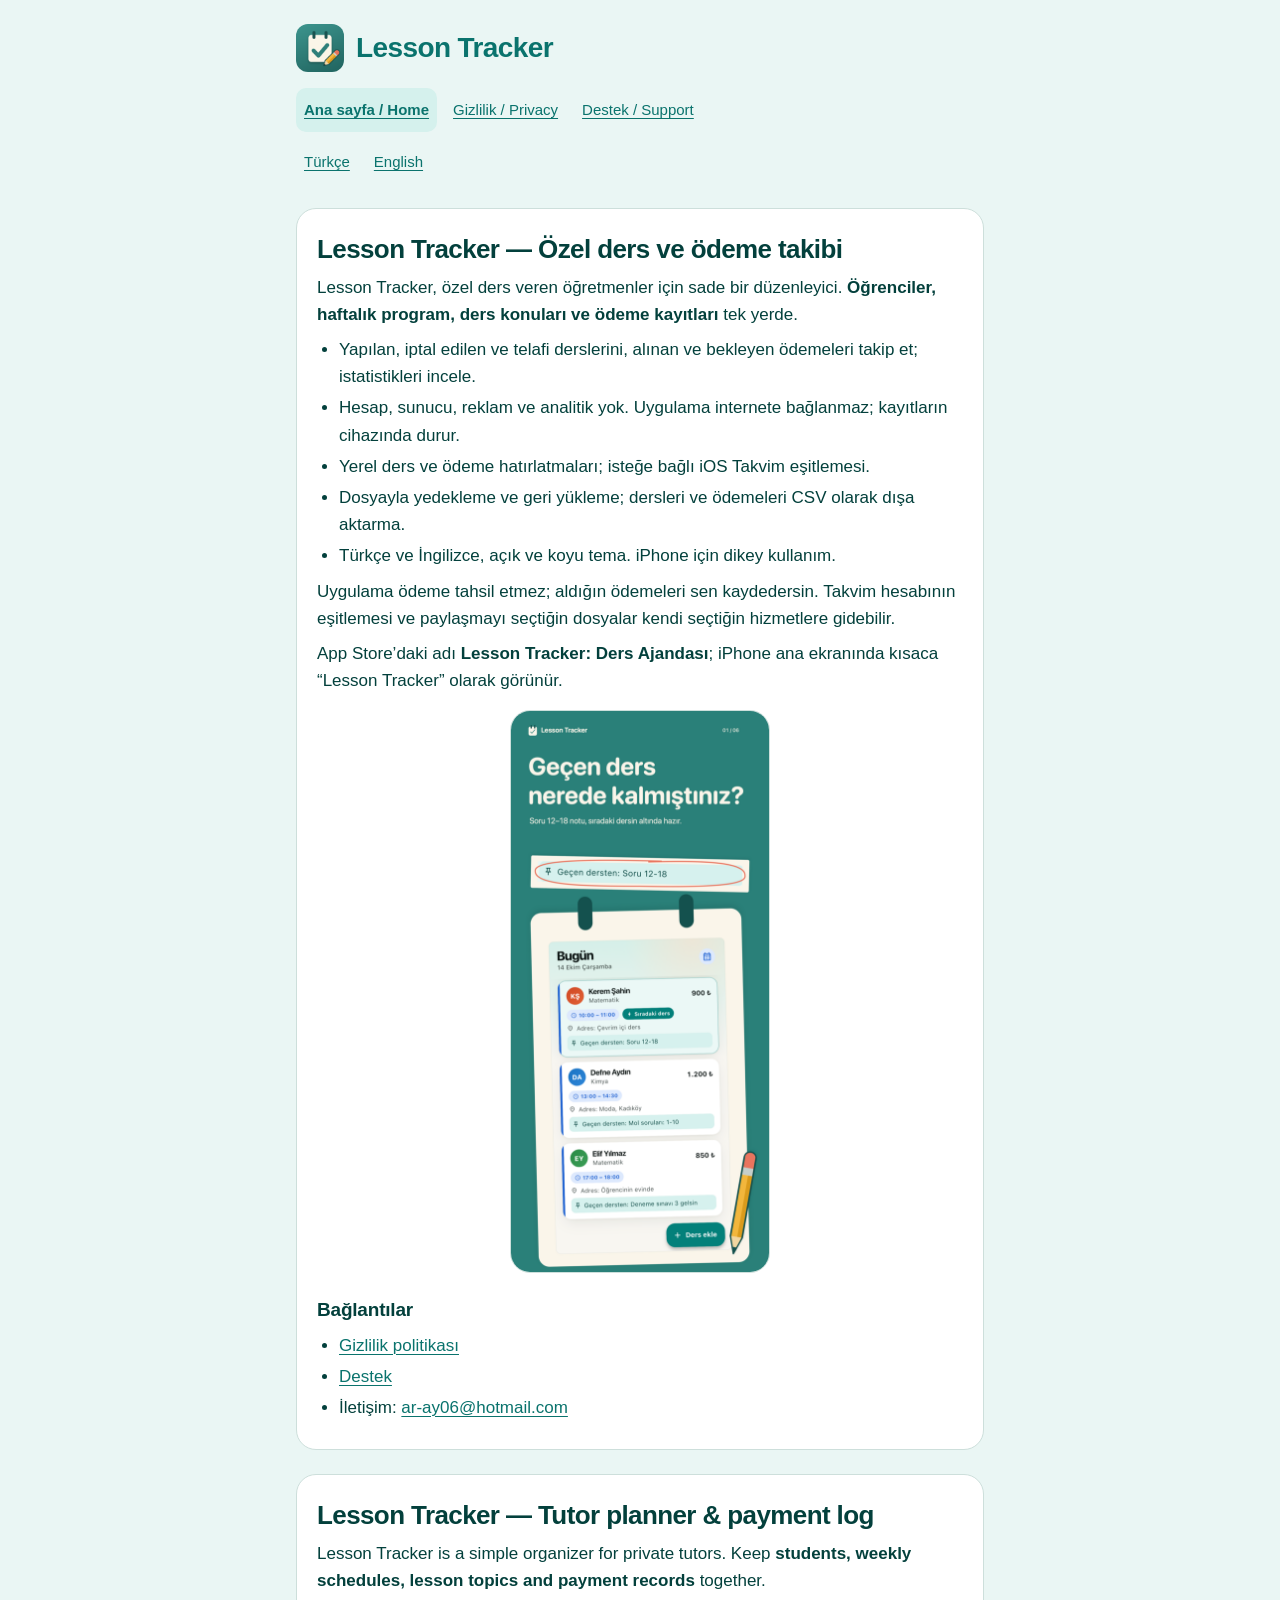
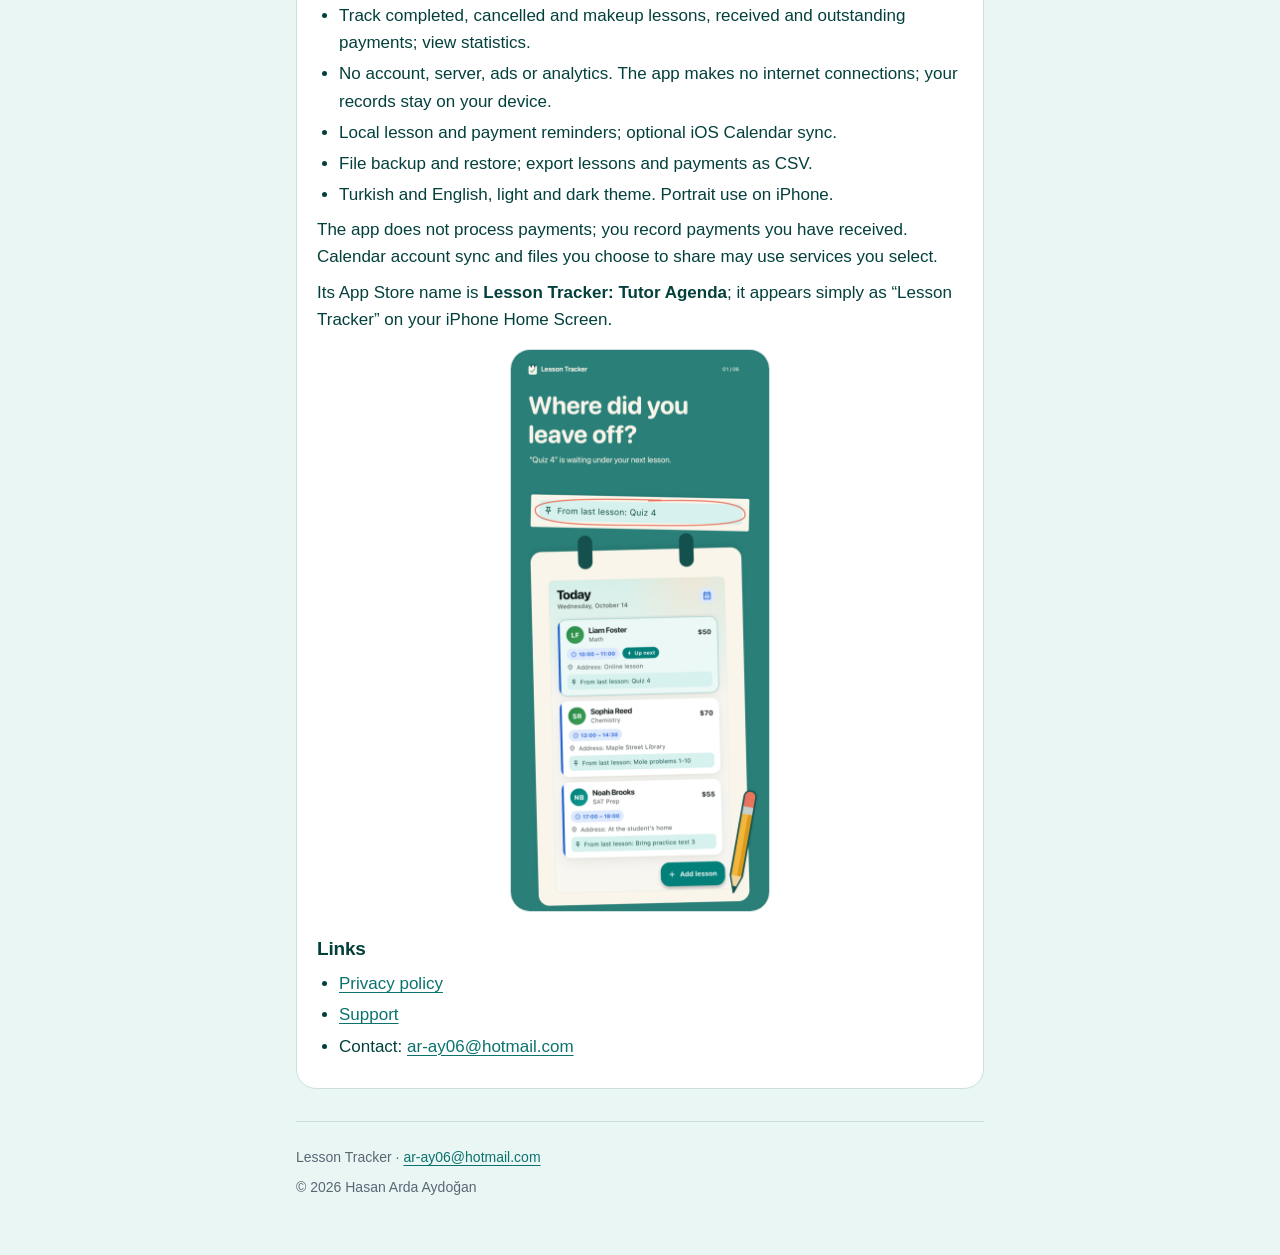
<file: index.html>
<!doctype html>
<html lang="tr">
<head>
<meta charset="utf-8">
<meta name="viewport" content="width=device-width, initial-scale=1">
<title>Özel ders ve ödeme takibi / Tutor planner — Lesson Tracker</title>
<meta name="description" content="Lesson Tracker: öğrenciler, dersler ve ödemeler, cihazında. Students, lessons and payments, on your device.">
<link rel="stylesheet" href="style.css?v=20261102b">
<link rel="icon" type="image/png" sizes="32x32" href="favicon.png?v=20261102b">
<link rel="apple-touch-icon" sizes="180x180" href="apple-touch-icon.png?v=20261102b">
</head>
<body>
<main>
<header class="site">
<a class="brand" href="index.html"><img class="brand-icon" src="app-icon.png?v=20261102b" alt="" width="48" height="48">Lesson Tracker</a>
<nav class="pages" aria-label="Sayfalar / Pages">
<a href="index.html" aria-current="page">Ana sayfa / Home</a><a href="privacy.html">Gizlilik / Privacy</a><a href="support.html">Destek / Support</a>
</nav>
<nav class="langs" aria-label="Dil / Language">
<a href="#tr" hreflang="tr">Türkçe</a><a href="#en" hreflang="en">English</a>
</nav>
</header>
<section class="lang" id="tr" lang="tr">
<h1>Lesson Tracker — Özel ders ve ödeme takibi</h1>
<p>Lesson Tracker, özel ders veren öğretmenler için sade bir düzenleyici. <strong>Öğrenciler, haftalık program, ders konuları ve ödeme kayıtları</strong> tek yerde.</p>
<ul>
<li>Yapılan, iptal edilen ve telafi derslerini, alınan ve bekleyen ödemeleri takip et; istatistikleri incele.</li>
<li>Hesap, sunucu, reklam ve analitik yok. Uygulama internete bağlanmaz; kayıtların cihazında durur.</li>
<li>Yerel ders ve ödeme hatırlatmaları; isteğe bağlı iOS Takvim eşitlemesi.</li>
<li>Dosyayla yedekleme ve geri yükleme; dersleri ve ödemeleri CSV olarak dışa aktarma.</li>
<li>Türkçe ve İngilizce, açık ve koyu tema. iPhone için dikey kullanım.</li>
</ul>
<p>Uygulama ödeme tahsil etmez; aldığın ödemeleri sen kaydedersin. Takvim hesabının eşitlemesi ve paylaşmayı seçtiğin dosyalar kendi seçtiğin hizmetlere gidebilir.</p>
<p>App Store’daki adı <strong>Lesson Tracker: Ders Ajandası</strong>; iPhone ana ekranında kısaca “Lesson Tracker” olarak görünür.</p>
<img class="screenshot" src="ekran-goruntusu.png" alt="Lesson Tracker’ın Bugün ekranı: günün dersleri, her dersin altında “Geçen dersten” notu" width="260" height="565">
<h2>Bağlantılar</h2>
<ul>
<li><a href="privacy.html#tr">Gizlilik politikası</a></li>
<li><a href="support.html#tr">Destek</a></li>
<li>İletişim: <a href="mailto:ar-ay06@hotmail.com">ar-ay06@hotmail.com</a></li>
</ul>
</section>
<section class="lang" id="en" lang="en">
<h1>Lesson Tracker — Tutor planner &amp; payment log</h1>
<p>Lesson Tracker is a simple organizer for private tutors. Keep <strong>students, weekly schedules, lesson topics and payment records</strong> together.</p>
<ul>
<li>Track completed, cancelled and makeup lessons, received and outstanding payments; view statistics.</li>
<li>No account, server, ads or analytics. The app makes no internet connections; your records stay on your device.</li>
<li>Local lesson and payment reminders; optional iOS Calendar sync.</li>
<li>File backup and restore; export lessons and payments as CSV.</li>
<li>Turkish and English, light and dark theme. Portrait use on iPhone.</li>
</ul>
<p>The app does not process payments; you record payments you have received. Calendar account sync and files you choose to share may use services you select.</p>
<p>Its App Store name is <strong>Lesson Tracker: Tutor Agenda</strong>; it appears simply as “Lesson Tracker” on your iPhone Home Screen.</p>
<img class="screenshot" src="ekran-goruntusu-en.png" alt="Lesson Tracker’s Today screen: the day’s lessons, each with a “From last lesson” note" width="260" height="565">
<h2>Links</h2>
<ul>
<li><a href="privacy.html#en">Privacy policy</a></li>
<li><a href="support.html#en">Support</a></li>
<li>Contact: <a href="mailto:ar-ay06@hotmail.com">ar-ay06@hotmail.com</a></li>
</ul>
</section>
<footer>
<p>Lesson Tracker &middot; <a href="mailto:ar-ay06@hotmail.com">ar-ay06@hotmail.com</a></p>
<p>© 2026 Hasan Arda Aydoğan</p>
</footer>
</main>
</body>
</html>
</file>
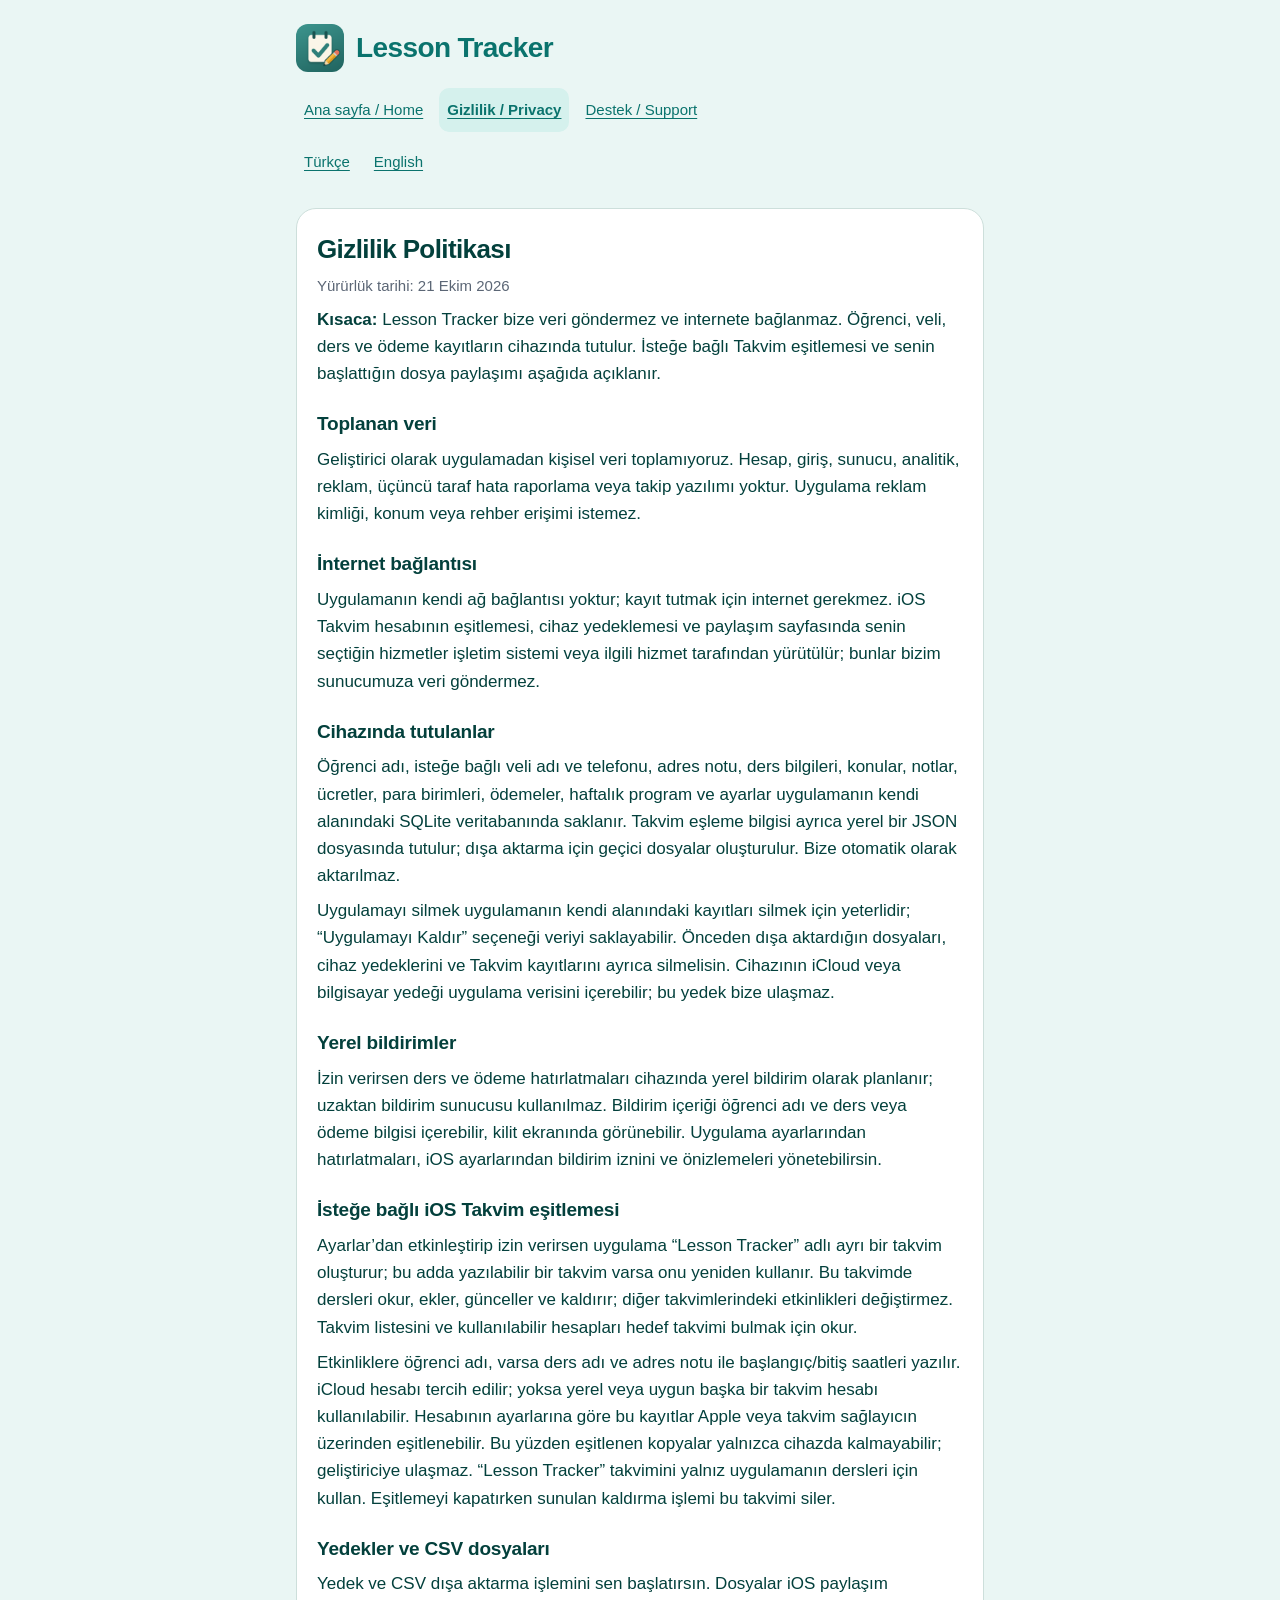
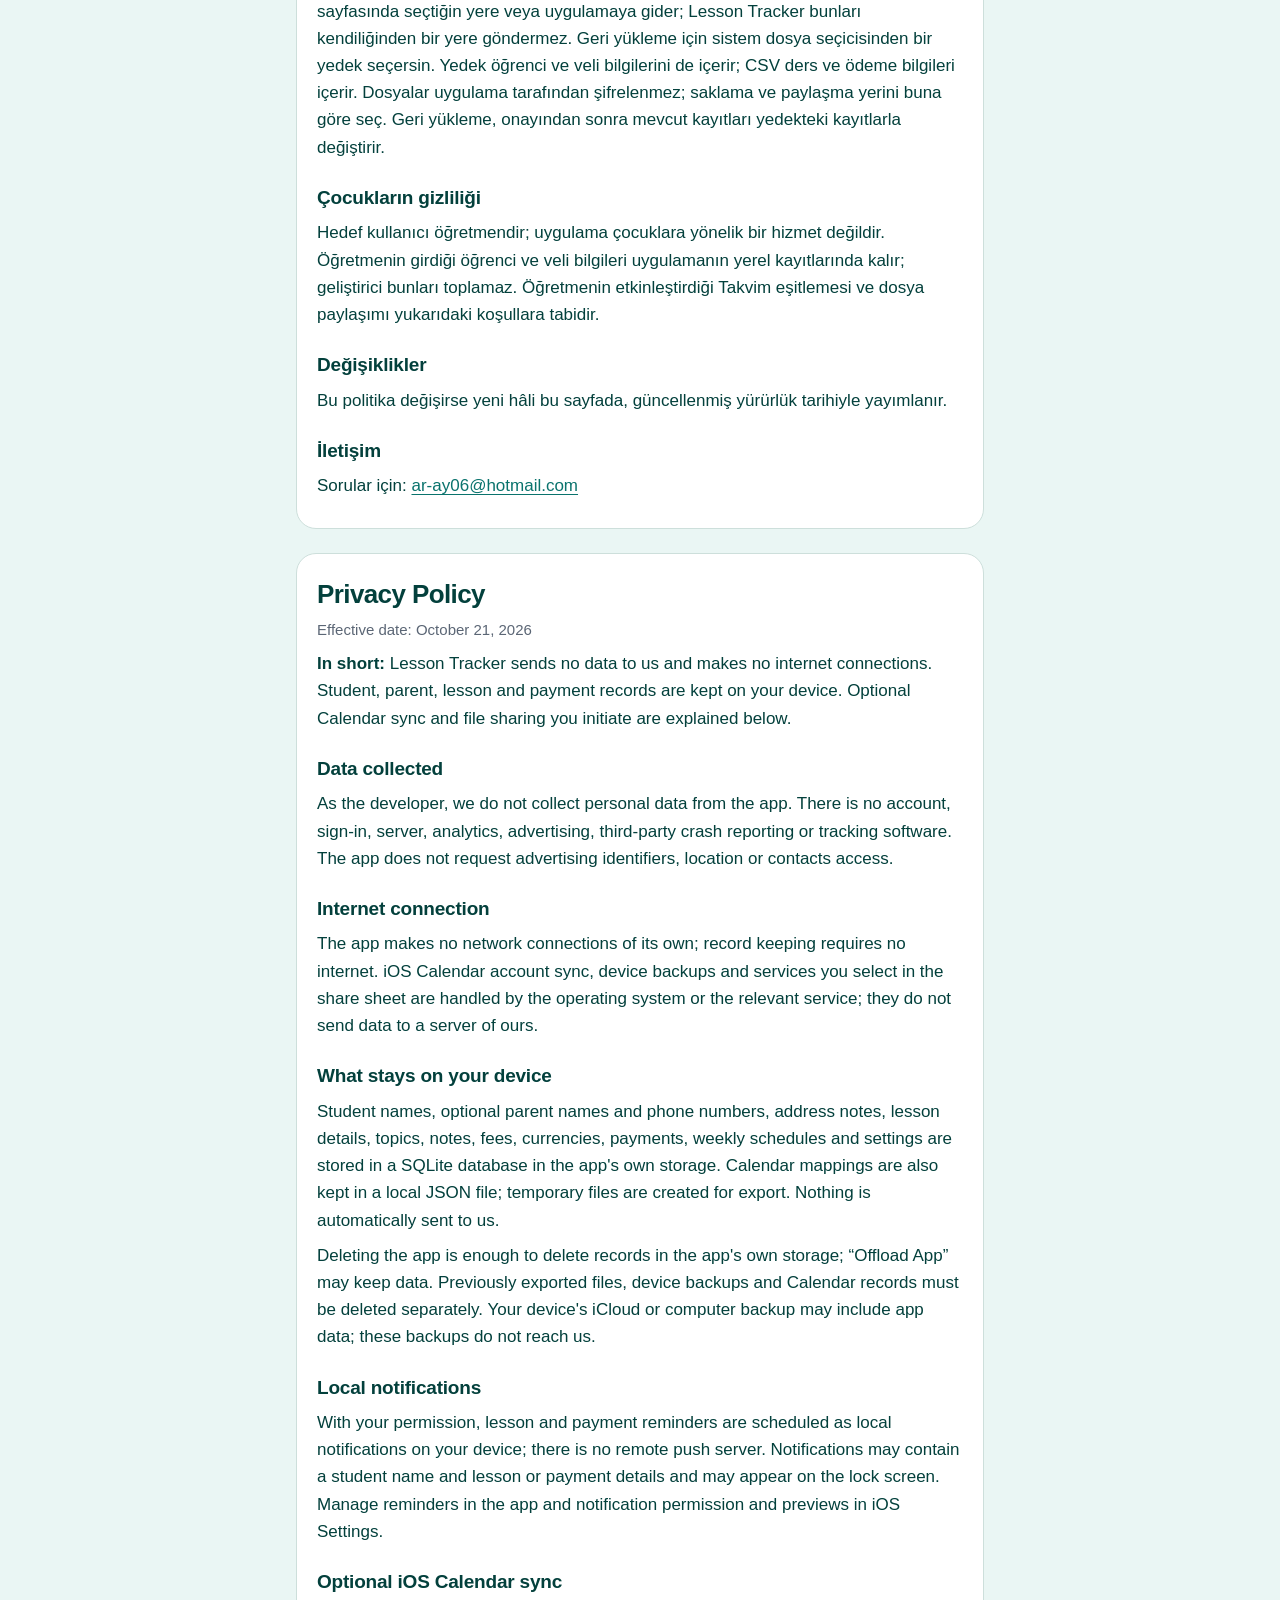
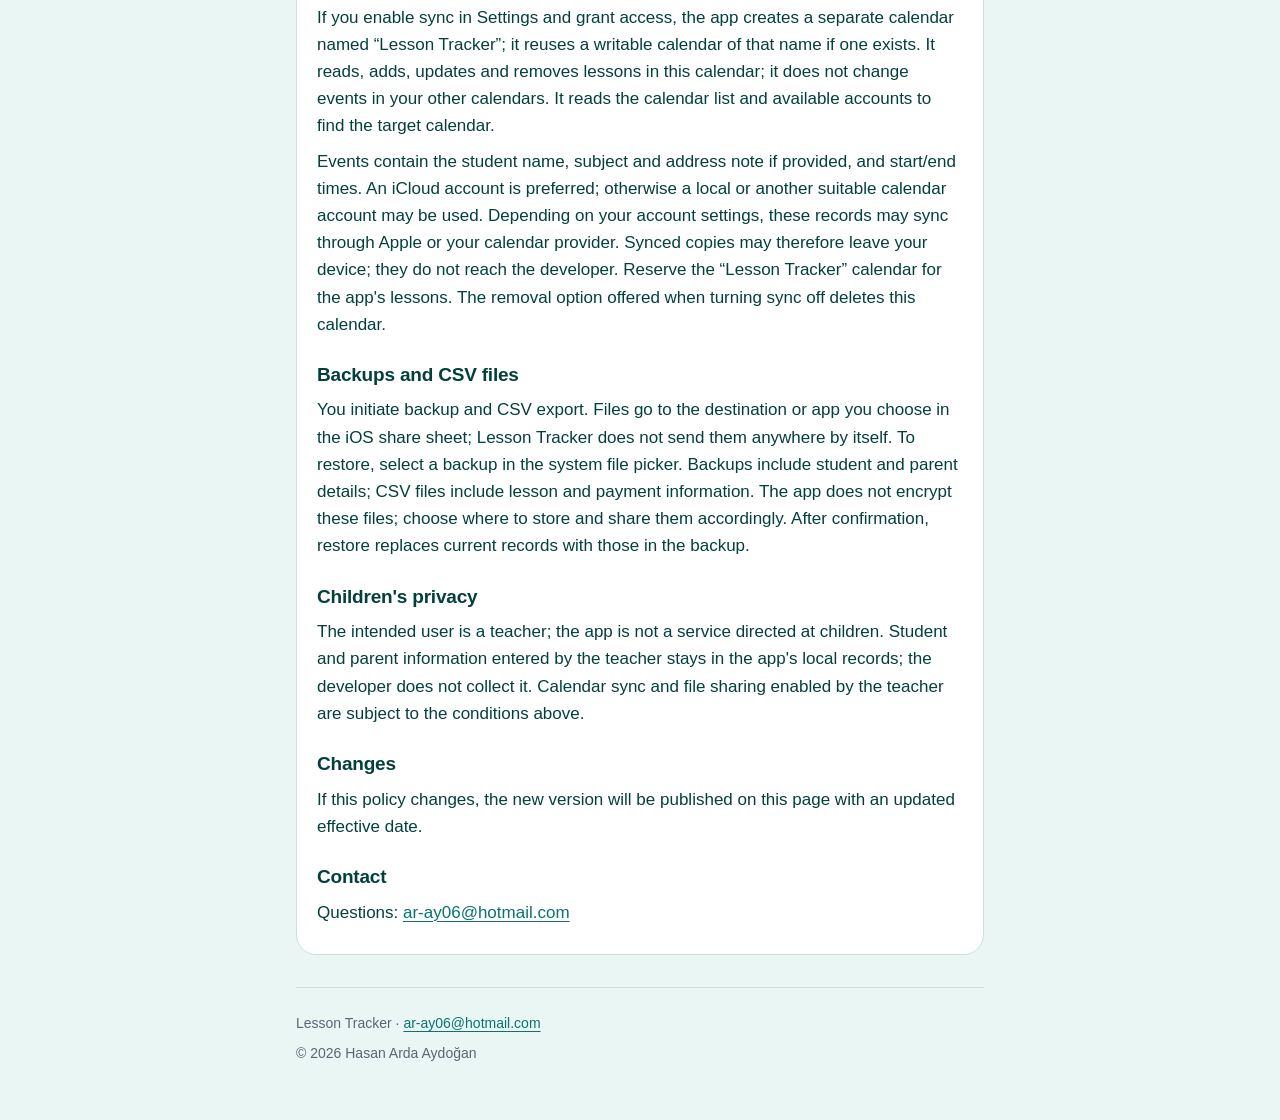
<file: privacy.html>
<!doctype html>
<html lang="tr">
<head>
<meta charset="utf-8">
<meta name="viewport" content="width=device-width, initial-scale=1">
<title>Gizlilik Politikası / Privacy Policy — Lesson Tracker</title>
<meta name="description" content="Lesson Tracker veri toplamaz; kayıtlar cihazında tutulur. Lesson Tracker collects no data; records are stored on your device.">
<link rel="stylesheet" href="style.css?v=20261102b">
<link rel="icon" type="image/png" sizes="32x32" href="favicon.png?v=20261102b">
<link rel="apple-touch-icon" sizes="180x180" href="apple-touch-icon.png?v=20261102b">
</head>
<body>
<main>
<header class="site">
<a class="brand" href="index.html"><img class="brand-icon" src="app-icon.png?v=20261102b" alt="" width="48" height="48">Lesson Tracker</a>
<nav class="pages" aria-label="Sayfalar / Pages">
<a href="index.html">Ana sayfa / Home</a><a href="privacy.html" aria-current="page">Gizlilik / Privacy</a><a href="support.html">Destek / Support</a>
</nav>
<nav class="langs" aria-label="Dil / Language">
<a href="#tr" hreflang="tr">Türkçe</a><a href="#en" hreflang="en">English</a>
</nav>
</header>
<section class="lang" id="tr" lang="tr">
<h1>Gizlilik Politikası</h1>
<p class="meta">Yürürlük tarihi: 21 Ekim 2026</p>
<p><strong>Kısaca:</strong> Lesson Tracker bize veri göndermez ve internete bağlanmaz. Öğrenci, veli, ders ve ödeme kayıtların cihazında tutulur. İsteğe bağlı Takvim eşitlemesi ve senin başlattığın dosya paylaşımı aşağıda açıklanır.</p>
<h2>Toplanan veri</h2>
<p>Geliştirici olarak uygulamadan kişisel veri toplamıyoruz. Hesap, giriş, sunucu, analitik, reklam, üçüncü taraf hata raporlama veya takip yazılımı yoktur. Uygulama reklam kimliği, konum veya rehber erişimi istemez.</p>
<h2>İnternet bağlantısı</h2>
<p>Uygulamanın kendi ağ bağlantısı yoktur; kayıt tutmak için internet gerekmez. iOS Takvim hesabının eşitlemesi, cihaz yedeklemesi ve paylaşım sayfasında senin seçtiğin hizmetler işletim sistemi veya ilgili hizmet tarafından yürütülür; bunlar bizim sunucumuza veri göndermez.</p>
<h2>Cihazında tutulanlar</h2>
<p>Öğrenci adı, isteğe bağlı veli adı ve telefonu, adres notu, ders bilgileri, konular, notlar, ücretler, para birimleri, ödemeler, haftalık program ve ayarlar uygulamanın kendi alanındaki SQLite veritabanında saklanır. Takvim eşleme bilgisi ayrıca yerel bir JSON dosyasında tutulur; dışa aktarma için geçici dosyalar oluşturulur. Bize otomatik olarak aktarılmaz.</p>
<p>Uygulamayı silmek uygulamanın kendi alanındaki kayıtları silmek için yeterlidir; “Uygulamayı Kaldır” seçeneği veriyi saklayabilir. Önceden dışa aktardığın dosyaları, cihaz yedeklerini ve Takvim kayıtlarını ayrıca silmelisin. Cihazının iCloud veya bilgisayar yedeği uygulama verisini içerebilir; bu yedek bize ulaşmaz.</p>
<h2>Yerel bildirimler</h2>
<p>İzin verirsen ders ve ödeme hatırlatmaları cihazında yerel bildirim olarak planlanır; uzaktan bildirim sunucusu kullanılmaz. Bildirim içeriği öğrenci adı ve ders veya ödeme bilgisi içerebilir, kilit ekranında görünebilir. Uygulama ayarlarından hatırlatmaları, iOS ayarlarından bildirim iznini ve önizlemeleri yönetebilirsin.</p>
<h2>İsteğe bağlı iOS Takvim eşitlemesi</h2>
<p>Ayarlar’dan etkinleştirip izin verirsen uygulama “Lesson Tracker” adlı ayrı bir takvim oluşturur; bu adda yazılabilir bir takvim varsa onu yeniden kullanır. Bu takvimde dersleri okur, ekler, günceller ve kaldırır; diğer takvimlerindeki etkinlikleri değiştirmez. Takvim listesini ve kullanılabilir hesapları hedef takvimi bulmak için okur.</p>
<p>Etkinliklere öğrenci adı, varsa ders adı ve adres notu ile başlangıç/bitiş saatleri yazılır. iCloud hesabı tercih edilir; yoksa yerel veya uygun başka bir takvim hesabı kullanılabilir. Hesabının ayarlarına göre bu kayıtlar Apple veya takvim sağlayıcın üzerinden eşitlenebilir. Bu yüzden eşitlenen kopyalar yalnızca cihazda kalmayabilir; geliştiriciye ulaşmaz. “Lesson Tracker” takvimini yalnız uygulamanın dersleri için kullan. Eşitlemeyi kapatırken sunulan kaldırma işlemi bu takvimi siler.</p>
<h2>Yedekler ve CSV dosyaları</h2>
<p>Yedek ve CSV dışa aktarma işlemini sen başlatırsın. Dosyalar iOS paylaşım sayfasında seçtiğin yere veya uygulamaya gider; Lesson Tracker bunları kendiliğinden bir yere göndermez. Geri yükleme için sistem dosya seçicisinden bir yedek seçersin. Yedek öğrenci ve veli bilgilerini de içerir; CSV ders ve ödeme bilgileri içerir. Dosyalar uygulama tarafından şifrelenmez; saklama ve paylaşma yerini buna göre seç. Geri yükleme, onayından sonra mevcut kayıtları yedekteki kayıtlarla değiştirir.</p>
<h2>Çocukların gizliliği</h2>
<p>Hedef kullanıcı öğretmendir; uygulama çocuklara yönelik bir hizmet değildir. Öğretmenin girdiği öğrenci ve veli bilgileri uygulamanın yerel kayıtlarında kalır; geliştirici bunları toplamaz. Öğretmenin etkinleştirdiği Takvim eşitlemesi ve dosya paylaşımı yukarıdaki koşullara tabidir.</p>
<h2>Değişiklikler</h2>
<p>Bu politika değişirse yeni hâli bu sayfada, güncellenmiş yürürlük tarihiyle yayımlanır.</p>
<h2>İletişim</h2>
<p>Sorular için: <a href="mailto:ar-ay06@hotmail.com">ar-ay06@hotmail.com</a></p>
</section>
<section class="lang" id="en" lang="en">
<h1>Privacy Policy</h1>
<p class="meta">Effective date: October 21, 2026</p>
<p><strong>In short:</strong> Lesson Tracker sends no data to us and makes no internet connections. Student, parent, lesson and payment records are kept on your device. Optional Calendar sync and file sharing you initiate are explained below.</p>
<h2>Data collected</h2>
<p>As the developer, we do not collect personal data from the app. There is no account, sign-in, server, analytics, advertising, third-party crash reporting or tracking software. The app does not request advertising identifiers, location or contacts access.</p>
<h2>Internet connection</h2>
<p>The app makes no network connections of its own; record keeping requires no internet. iOS Calendar account sync, device backups and services you select in the share sheet are handled by the operating system or the relevant service; they do not send data to a server of ours.</p>
<h2>What stays on your device</h2>
<p>Student names, optional parent names and phone numbers, address notes, lesson details, topics, notes, fees, currencies, payments, weekly schedules and settings are stored in a SQLite database in the app's own storage. Calendar mappings are also kept in a local JSON file; temporary files are created for export. Nothing is automatically sent to us.</p>
<p>Deleting the app is enough to delete records in the app's own storage; “Offload App” may keep data. Previously exported files, device backups and Calendar records must be deleted separately. Your device's iCloud or computer backup may include app data; these backups do not reach us.</p>
<h2>Local notifications</h2>
<p>With your permission, lesson and payment reminders are scheduled as local notifications on your device; there is no remote push server. Notifications may contain a student name and lesson or payment details and may appear on the lock screen. Manage reminders in the app and notification permission and previews in iOS Settings.</p>
<h2>Optional iOS Calendar sync</h2>
<p>If you enable sync in Settings and grant access, the app creates a separate calendar named “Lesson Tracker”; it reuses a writable calendar of that name if one exists. It reads, adds, updates and removes lessons in this calendar; it does not change events in your other calendars. It reads the calendar list and available accounts to find the target calendar.</p>
<p>Events contain the student name, subject and address note if provided, and start/end times. An iCloud account is preferred; otherwise a local or another suitable calendar account may be used. Depending on your account settings, these records may sync through Apple or your calendar provider. Synced copies may therefore leave your device; they do not reach the developer. Reserve the “Lesson Tracker” calendar for the app's lessons. The removal option offered when turning sync off deletes this calendar.</p>
<h2>Backups and CSV files</h2>
<p>You initiate backup and CSV export. Files go to the destination or app you choose in the iOS share sheet; Lesson Tracker does not send them anywhere by itself. To restore, select a backup in the system file picker. Backups include student and parent details; CSV files include lesson and payment information. The app does not encrypt these files; choose where to store and share them accordingly. After confirmation, restore replaces current records with those in the backup.</p>
<h2>Children's privacy</h2>
<p>The intended user is a teacher; the app is not a service directed at children. Student and parent information entered by the teacher stays in the app's local records; the developer does not collect it. Calendar sync and file sharing enabled by the teacher are subject to the conditions above.</p>
<h2>Changes</h2>
<p>If this policy changes, the new version will be published on this page with an updated effective date.</p>
<h2>Contact</h2>
<p>Questions: <a href="mailto:ar-ay06@hotmail.com">ar-ay06@hotmail.com</a></p>
</section>
<footer>
<p>Lesson Tracker &middot; <a href="mailto:ar-ay06@hotmail.com">ar-ay06@hotmail.com</a></p>
<p>© 2026 Hasan Arda Aydoğan</p>
</footer>
</main>
</body>
</html>
</file>
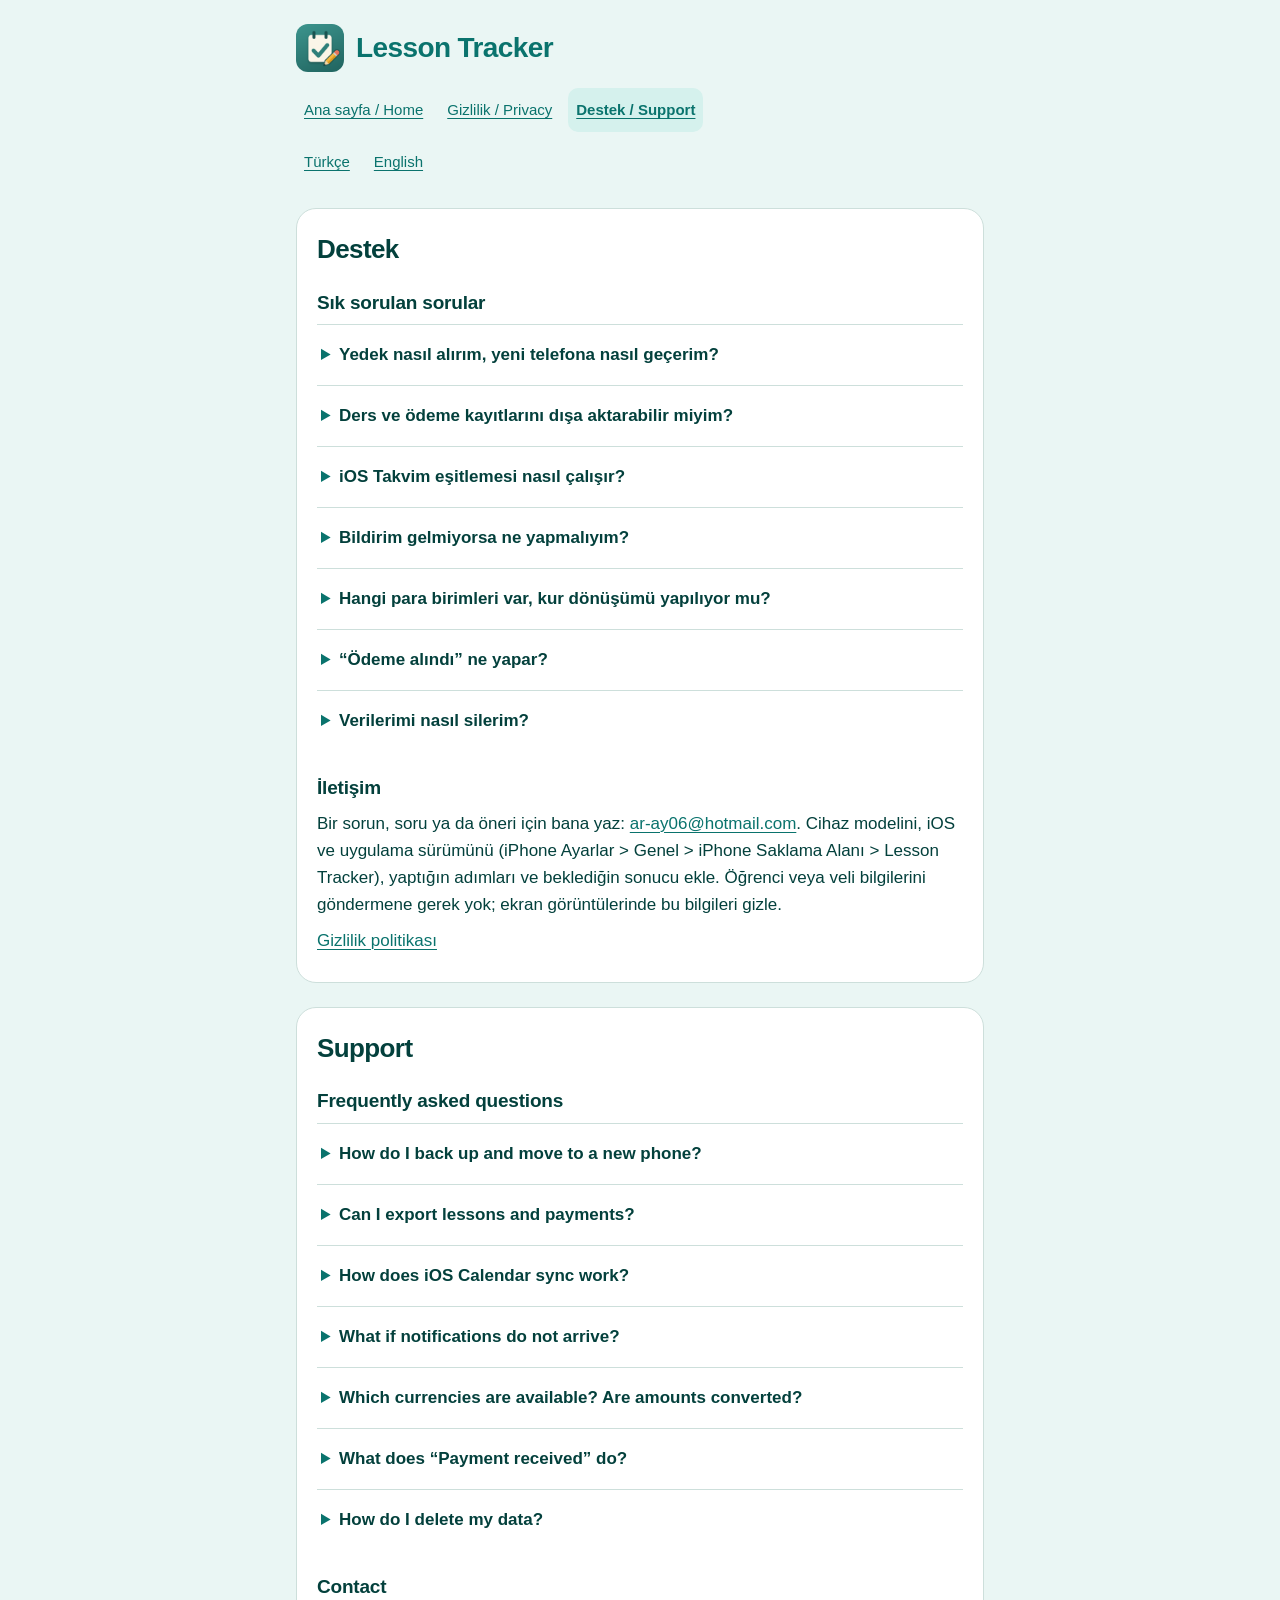
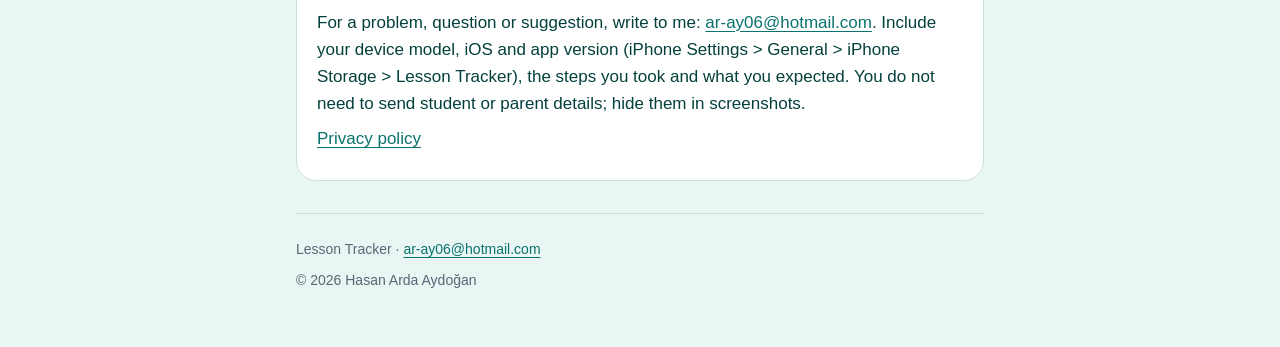
<file: support.html>
<!doctype html>
<html lang="tr">
<head>
<meta charset="utf-8">
<meta name="viewport" content="width=device-width, initial-scale=1">
<title>Destek / Support — Lesson Tracker</title>
<meta name="description" content="Lesson Tracker için sık sorulan sorular ve iletişim. Frequently asked questions and contact for Lesson Tracker.">
<link rel="stylesheet" href="style.css?v=20261102b">
<link rel="icon" type="image/png" sizes="32x32" href="favicon.png?v=20261102b">
<link rel="apple-touch-icon" sizes="180x180" href="apple-touch-icon.png?v=20261102b">
</head>
<body>
<main>
<header class="site">
<a class="brand" href="index.html"><img class="brand-icon" src="app-icon.png?v=20261102b" alt="" width="48" height="48">Lesson Tracker</a>
<nav class="pages" aria-label="Sayfalar / Pages">
<a href="index.html">Ana sayfa / Home</a><a href="privacy.html">Gizlilik / Privacy</a><a href="support.html" aria-current="page">Destek / Support</a>
</nav>
<nav class="langs" aria-label="Dil / Language">
<a href="#tr" hreflang="tr">Türkçe</a><a href="#en" hreflang="en">English</a>
</nav>
</header>
<section class="lang" id="tr" lang="tr">
<h1>Destek</h1>
<h2>Sık sorulan sorular</h2>
<details>
<summary>Yedek nasıl alırım, yeni telefona nasıl geçerim?</summary>
<p>Ayarlar &gt; Veri &gt; Yedekle ile .ltbackup dosyası oluştur ve paylaşım sayfasından saklayacağın yeri seç. Yeni iPhone’da dosyayı erişilebilir bir yere getir, Ayarlar &gt; Veri &gt; Geri yükle ile seç ve özeti kontrol ederek onayla. Geri yükleme mevcut kayıtların yerine geçer; önce onları yedekle. Hesapla otomatik taşıma yoktur. CSV, geri yükleme yedeği değildir.</p>
</details>
<details>
<summary>Ders ve ödeme kayıtlarını dışa aktarabilir miyim?</summary>
<p>Ayarlar &gt; Veri &gt; Excel’e aktar (CSV), dersler.csv ve odemeler.csv dosyalarını paylaşım sayfasına açar. Hedefi sen seçersin; uygulama dosyaları kendiliğinden göndermez. Yedekler kişisel bilgiler içerir ve uygulama bunları şifrelemez.</p>
</details>
<details>
<summary>iOS Takvim eşitlemesi nasıl çalışır?</summary>
<p>Ayarlar &gt; Takvim &gt; Dersleri Takvim’e ekle seçeneğini aç ve tam Takvim erişimine izin ver. Uygulama ayrı “Lesson Tracker” takvimini oluşturur veya bu adda yazılabilir takvimi yeniden kullanır; diğer takvimlerdeki etkinlikleri değiştirmez. Bu takvime kendi etkinliklerini ekleme. Planlanan ve yapılan dersler son 14 gün ve gelecek 8 haftalık aralıkta eşitlenir. Takvim hesabının ayarlarına göre iCloud veya başka bir sağlayıcı üzerinden eşitlenebilir. Eşitlemeyi kapatırken kaldırmayı onaylamak bu takvimi siler.</p>
</details>
<details>
<summary>Bildirim gelmiyorsa ne yapmalıyım?</summary>
<p>Uygulamanın Ayarlar &gt; Bildirimler bölümünde ders veya ödeme hatırlatmasını aç. iPhone Ayarlar &gt; Bildirimler &gt; Lesson Tracker bölümünde izni kontrol et; Odak ve bildirim özeti ayarlarını da incele. Ayarlar &gt; Bildirimler altındaki “Bildirim sorun giderme” bölümünde “Test bildirimi gönder” ile dene. Hatırlatmalar yaklaşık zamanda gelebilir; uygulamayı düzenli açmak planı günceller. Bunlar yerel bildirimlerdir, internet gerekmez.</p>
</details>
<details>
<summary>Hangi para birimleri var, kur dönüşümü yapılıyor mu?</summary>
<p>TRY, USD, EUR, GBP, CAD, AUD ve CHF desteklenir. Ayarlar’daki varsayılan yeni öğrenciler için kullanılır; öğrenci formunda para birimi seçebilirsin. Mevcut tutarlar dönüştürülmez, döviz kuru alınmaz; farklı para birimlerinin toplamları ayrı gösterilir.</p>
</details>
<details>
<summary>“Ödeme alındı” ne yapar?</summary>
<p>Uygun dersin eylemlerinden “Ödeme alındı” seçildiğinde o dersin kalan tutarı için bugüne ödeme kaydı oluşturulur. Kısa süre görünen “Geri al” ile bu kaydı silebilirsin. Kısmi veya farklı tutarlı bir ödeme için öğrenci ayrıntısından ödeme kaydı ekle. Uygulama para tahsil etmez, bankaya bağlanmaz veya para transferi yapmaz.</p>
</details>
<details>
<summary>Verilerimi nasıl silerim?</summary>
<p>Uygulamayı silmek uygulamanın kendi kayıtlarını siler. Dışa aktardığın yedekleri ve CSV dosyalarını, cihaz yedeklerini ve Takvim kayıtlarını ayrıca yönetmelisin. Ayrıntılar gizlilik politikasında; uygulamada Ayarlar’ın en altındaki gizlilik notuna dokunarak da açılır.</p>
</details>
<h2>İletişim</h2>
<p>Bir sorun, soru ya da öneri için bana yaz: <a href="mailto:ar-ay06@hotmail.com">ar-ay06@hotmail.com</a>. Cihaz modelini, iOS ve uygulama sürümünü (iPhone Ayarlar &gt; Genel &gt; iPhone Saklama Alanı &gt; Lesson Tracker), yaptığın adımları ve beklediğin sonucu ekle. Öğrenci veya veli bilgilerini göndermene gerek yok; ekran görüntülerinde bu bilgileri gizle.</p>
<p><a href="privacy.html#tr">Gizlilik politikası</a></p>
</section>
<section class="lang" id="en" lang="en">
<h1>Support</h1>
<h2>Frequently asked questions</h2>
<details>
<summary>How do I back up and move to a new phone?</summary>
<p>Use Settings &gt; Data &gt; Back up to create a .ltbackup file and choose a destination in the share sheet. Make the file accessible on the new iPhone, choose Settings &gt; Data &gt; Restore, review the summary and confirm. Restore replaces current records, so back them up first. There is no automatic account-based transfer. CSV is not a restorable backup.</p>
</details>
<details>
<summary>Can I export lessons and payments?</summary>
<p>Settings &gt; Data &gt; Export to Excel (CSV) opens dersler.csv and odemeler.csv in the share sheet. You choose the destination; the app does not send files automatically. Backups contain personal information and are not encrypted by the app.</p>
</details>
<details>
<summary>How does iOS Calendar sync work?</summary>
<p>Enable Settings &gt; Calendar &gt; Add lessons to Calendar and grant full Calendar access. The app creates a separate “Lesson Tracker” calendar or reuses a writable calendar of that name; it does not change events in other calendars. Do not add your own events to this calendar. Planned and completed lessons sync within the last 14 days and next 8 weeks. Depending on the account settings, it may sync through iCloud or another provider. Confirming removal when turning sync off deletes this calendar.</p>
</details>
<details>
<summary>What if notifications do not arrive?</summary>
<p>Enable lesson or payment reminders under Settings &gt; Notifications in the app. Check permission under iPhone Settings &gt; Notifications &gt; Lesson Tracker, as well as Focus and scheduled notification summary settings. Open “Notification troubleshooting” under Settings &gt; Notifications in the app and try “Send test notification”. Reminders may be slightly late; opening the app regularly updates the plan. These are local notifications and need no internet.</p>
</details>
<details>
<summary>Which currencies are available? Are amounts converted?</summary>
<p>TRY, USD, EUR, GBP, CAD, AUD and CHF are supported. The default in Settings applies to new students; you can select a currency in the student form. Existing amounts are not converted and no exchange rates are fetched; totals for different currencies are shown separately.</p>
</details>
<details>
<summary>What does “Payment received” do?</summary>
<p>Selecting “Payment received” from an eligible lesson’s actions creates a payment dated today for that lesson’s remaining amount. Use the briefly displayed “Undo” action to delete that record. For a partial or different amount, add a payment from the student details. The app does not collect money, connect to a bank or transfer funds.</p>
</details>
<details>
<summary>How do I delete my data?</summary>
<p>Deleting the app deletes its own records. Manage exported backups and CSV files, device backups and Calendar records separately. See the privacy policy for details; in the app, tap the privacy note at the bottom of Settings.</p>
</details>
<h2>Contact</h2>
<p>For a problem, question or suggestion, write to me: <a href="mailto:ar-ay06@hotmail.com">ar-ay06@hotmail.com</a>. Include your device model, iOS and app version (iPhone Settings &gt; General &gt; iPhone Storage &gt; Lesson Tracker), the steps you took and what you expected. You do not need to send student or parent details; hide them in screenshots.</p>
<p><a href="privacy.html#en">Privacy policy</a></p>
</section>
<footer>
<p>Lesson Tracker &middot; <a href="mailto:ar-ay06@hotmail.com">ar-ay06@hotmail.com</a></p>
<p>© 2026 Hasan Arda Aydoğan</p>
</footer>
</main>
</body>
</html>
</file>
<file: style.css>
/* Lesson Tracker site: plain, offline-friendly, no external fonts, scripts or trackers. */
:root {
  /* AppTheme light surfaces / onPrimaryContainer; AppColors.light brand / cancelled.fg. */
  --bg: #eaf6f4;
  --card: #ffffff;
  --ink: #03403c;
  --muted: #5b6675;
  --line: #cddfdb;
  --accent: #0a736d;
  --accent-soft: #d5f1ed;
  --focus: #0a7f79;
  --heading-font: ui-rounded, "SF Pro Rounded", -apple-system, BlinkMacSystemFont,
    "Segoe UI", Roboto, "Helvetica Neue", Arial, sans-serif;
  color-scheme: light dark;
}
@media (prefers-color-scheme: dark) {
  :root {
    /* AppTheme dark surfaces / onPrimaryContainer; AppColors.dark brand / cancelled.fg. */
    --bg: #0a1211;
    --card: #131f1e;
    --ink: #bdf3ec;
    --muted: #b9c3d0;
    --line: #2d403e;
    --accent: #6fe0d3;
    --accent-soft: #12403d;
    --focus: #4fd6c8;
  }
}
* { box-sizing: border-box; }
html { -webkit-text-size-adjust: 100%; }
body {
  margin: 0;
  background: var(--bg);
  color: var(--ink);
  font: 17px/1.6 -apple-system, BlinkMacSystemFont, "Segoe UI", Roboto,
    "Helvetica Neue", Arial, sans-serif;
  overflow-wrap: anywhere;
}
main {
  max-width: 720px;
  margin: 0 auto;
  padding: 24px 16px 48px;
}
header.site { margin-bottom: 8px; }
header.site .brand {
  display: inline-flex;
  align-items: center;
  gap: 12px;
  max-width: 100%;
  font: 800 28px/1.2 var(--heading-font);
  letter-spacing: -0.6px;
  text-decoration: none;
  border-radius: 12px;
}
.brand-icon {
  display: block;
  width: 48px;
  height: 48px;
  flex: 0 0 48px;
  border-radius: 12px;
}
nav.langs, nav.pages {
  display: flex;
  flex-wrap: wrap;
  gap: 0 8px;
  margin: 8px 0 0;
  font-size: 15px;
  color: var(--muted);
}
nav a {
  display: inline-flex;
  align-items: center;
  min-height: 44px;
  padding: 8px;
  border-radius: 10px;
}
nav a[aria-current="page"] {
  background: var(--accent-soft);
  font-weight: 700;
}
a {
  color: var(--accent);
  text-underline-offset: 0.18em;
  text-decoration-thickness: 1px;
}
a:hover { text-decoration: underline; text-decoration-thickness: 2px; }
a:focus-visible, summary:focus-visible {
  outline: 3px solid var(--focus);
  outline-offset: 3px;
}
section.lang {
  background: var(--card);
  border: 1px solid var(--line);
  border-radius: 20px;
  padding: 8px 20px 20px;
  margin-top: 24px;
  scroll-margin-top: 16px;
}
h1 {
  font: 800 26px/1.25 var(--heading-font);
  letter-spacing: -0.6px;
  margin: 16px 0 4px;
}
h2 {
  font: 700 19px/1.4 var(--heading-font);
  letter-spacing: -0.2px;
  margin: 24px 0 4px;
}
p, ul { margin: 8px 0; }
ul { padding-left: 22px; }
li { margin: 4px 0; }
.meta { color: var(--muted); font-size: 15px; }
details { border-top: 1px solid var(--line); padding: 8px 0; }
details:first-of-type { margin-top: 8px; }
summary {
  cursor: pointer;
  font-weight: 600;
  min-height: 44px;
  padding: 8px 4px;
  border-radius: 8px;
}
summary::marker { color: var(--accent); }
summary:hover, details[open] > summary { background: var(--accent-soft); }
details > p { margin: 8px 4px; }
footer {
  margin-top: 32px;
  padding-top: 16px;
  border-top: 1px solid var(--line);
  color: var(--muted);
  font-size: 14px;
}
.screenshot {
  display: block;
  max-width: 100%;
  height: auto;
  margin: 16px auto;
  border: 1px solid var(--line);
  border-radius: 20px;
}
</file>
